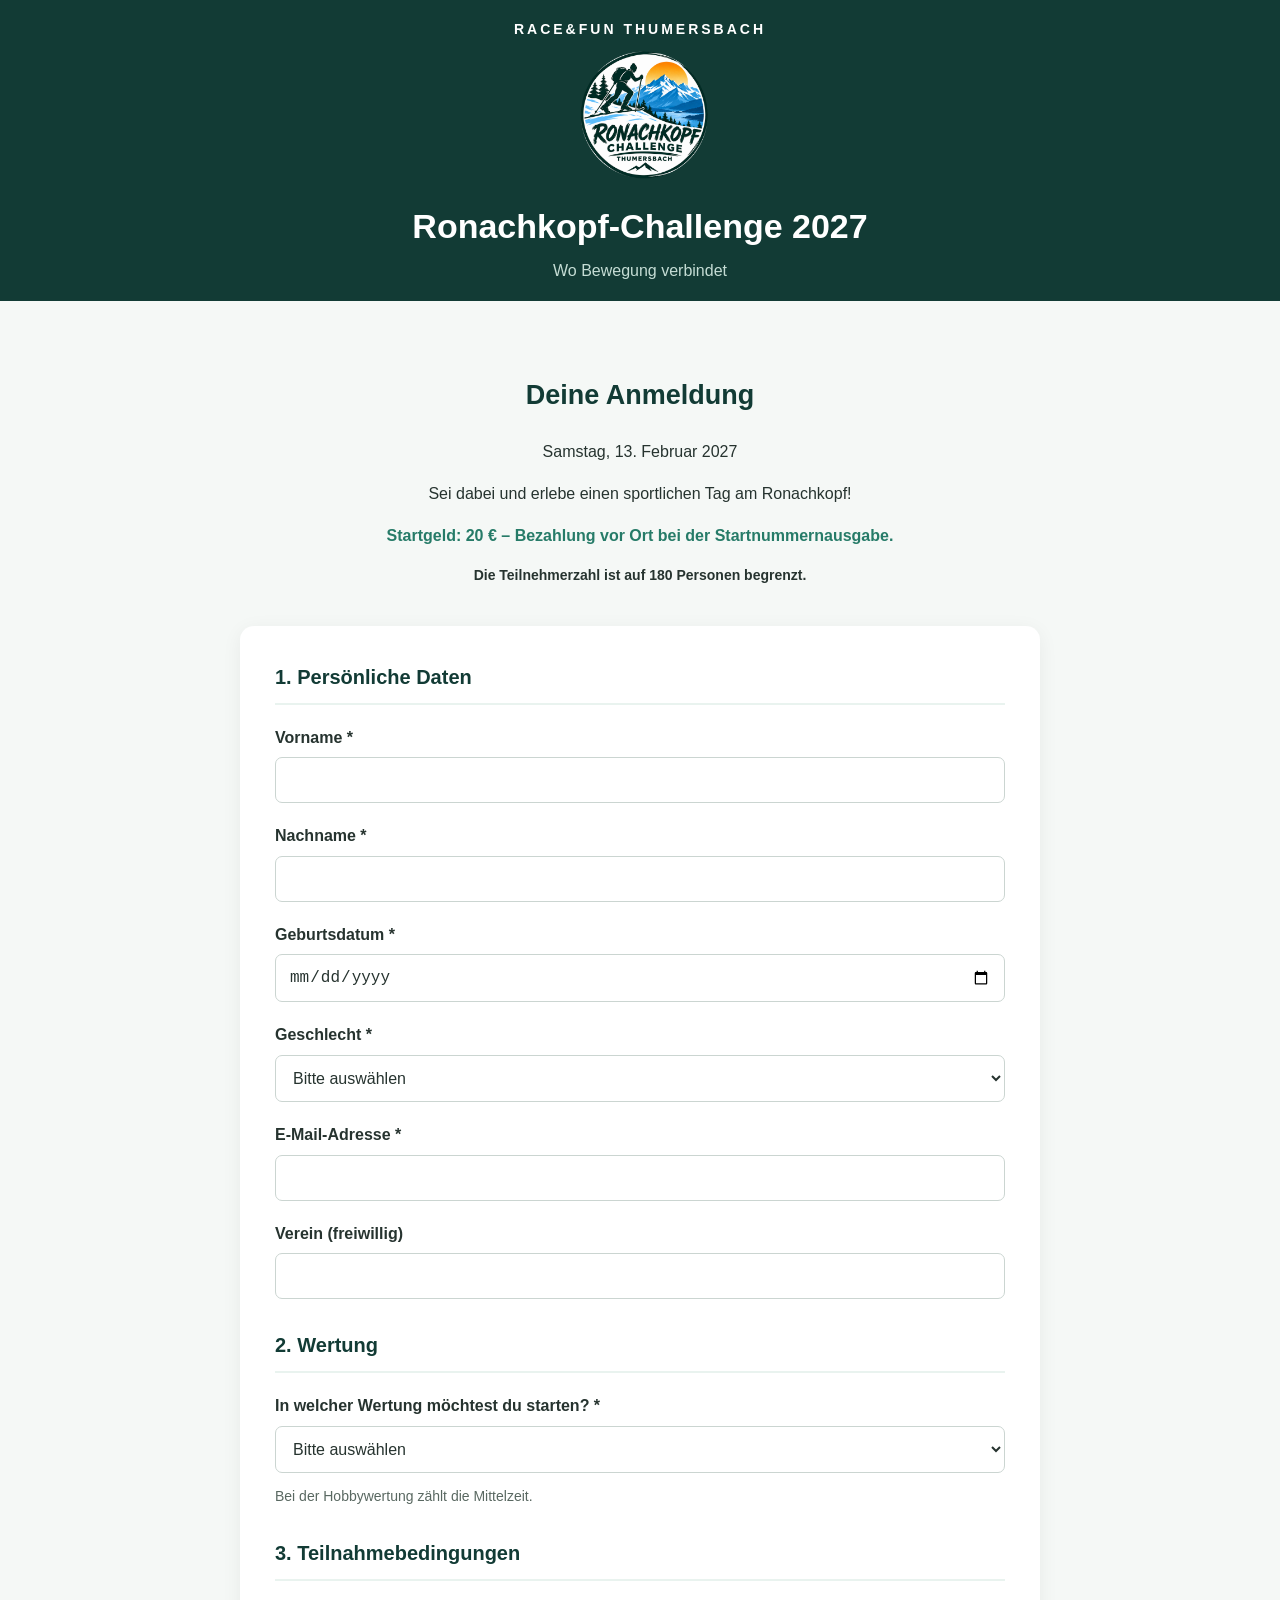
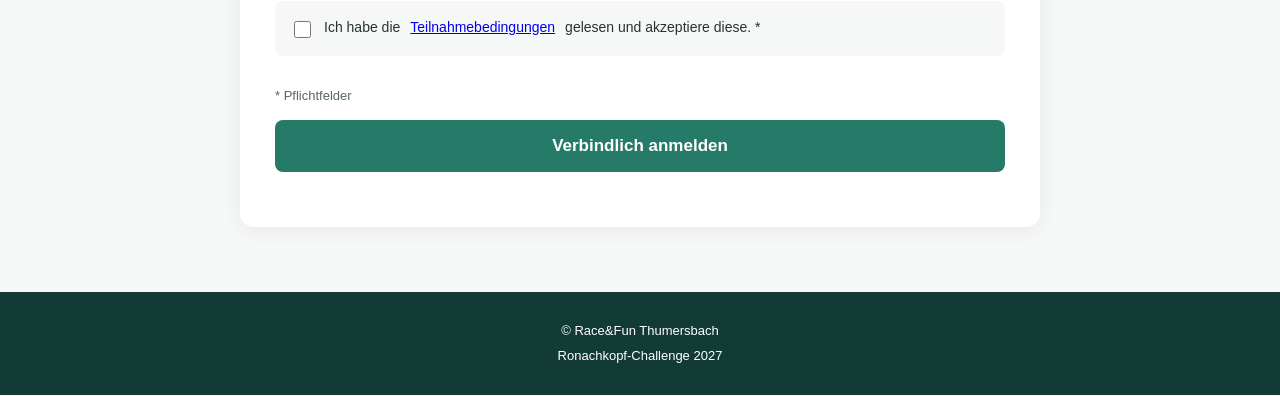
<file: anmeldung/index.html>
<!DOCTYPE html>
<html lang="de">

<head>
    <meta charset="UTF-8">
    <meta name="viewport" content="width=device-width, initial-scale=1.0">

    <title>Anmeldung – Ronachkopf-Challenge 2027</title>

    <!-- Gestaltung der Anmeldeseite -->
    <link rel="stylesheet" href="style.css">
</head>

<body>

    <!-- Kopfbereich mit Vereinsname und Veranstaltung -->
    <header class="seitenkopf">
        <div class="container">
            <p class="vereinsname">RACE&FUN THUMERSBACH</p>
            <div class="veranstaltungslogo" role="img" aria-label="Ronachkopf Challenge Logo"></div>
            <h1>Ronachkopf-Challenge 2027</h1>
            <p class="untertitel">Wo Bewegung verbindet</p>
        </div>
    </header>


    <!-- Hauptbereich der Anmeldung -->
    <main class="container">

        <!-- Veranstaltungsinformationen -->
        <section class="info-bereich">
            <h2>Deine Anmeldung</h2>

            <p>
                Samstag, 13. Februar 2027
            </p>

            <p>
                Sei dabei und erlebe einen sportlichen Tag
                am Ronachkopf!
            </p>

            <p class="startgeld-hinweis">
                Startgeld: 20 € – Bezahlung vor Ort bei der Startnummernausgabe.
            </p>

            <p id="plaetze-hinweis" class="plaetze-hinweis">
                Die Teilnehmerzahl ist auf 180 Personen begrenzt.
            </p>
        </section>


        <!-- Das eigentliche Anmeldeformular -->
        <section class="formular-bereich">

            <form id="anmeldeformular">

                <!-- Persönliche Daten -->
                <h3>1. Persönliche Daten</h3>

                <div class="formulargruppe">
                    <label for="vorname">Vorname *</label>
                    <input type="text" id="vorname" name="vorname" required>
                </div>

                <div class="formulargruppe">
                    <label for="nachname">Nachname *</label>
                    <input type="text" id="nachname" name="nachname" required>
                </div>

                <div class="formulargruppe">
                    <label for="geburtsdatum">Geburtsdatum *</label>
                    <input type="date" id="geburtsdatum" name="geburtsdatum" required>
                </div>

                <div class="formulargruppe">
                    <label for="geschlecht">Geschlecht *</label>
                    <select id="geschlecht" name="geschlecht" required>
                        <option value="">Bitte auswählen</option>
                        <option value="Damen">Damen</option>
                        <option value="Herren">Herren</option>
                    </select>
                </div>

                <div class="formulargruppe">
                    <label for="email">E-Mail-Adresse *</label>
                    <input type="email" id="email" name="email" required>
                </div>

                <div class="formulargruppe">
                    <label for="verein">Verein (freiwillig)</label>
                    <input type="text" id="verein" name="verein">
                </div>


                <!-- Auswahl der Wertung -->
                <h3>2. Wertung</h3>

                <div class="formulargruppe">
                    <label for="wertung">In welcher Wertung möchtest du starten? *</label>

                    <select id="wertung" name="wertung" required>
                        <option value="">Bitte auswählen</option>
                        <option value="Sportwertung">Sportwertung</option>
                        <option value="Hobbywertung">Hobbywertung</option>
                    </select>
                </div>

                <p class="kleiner-hinweis">
                    Bei der Hobbywertung zählt die Mittelzeit.
                </p>


<!-- Teilnahmebedingungen -->
<h3>3. Teilnahmebedingungen</h3>

<div class="checkboxgruppe">
    <label>
        <input type="checkbox" id="teilnahmebedingungen" required>
        Ich habe die
        <a href="teilnahmebedingungen.html" target="_blank">
            Teilnahmebedingungen
        </a>
        gelesen und akzeptiere diese. *
    </label>
</div>


<!-- Zustimmung für minderjährige Teilnehmer -->
<div id="elternbereich" class="elternbereich" hidden>

    <h4>Zustimmung eines Erziehungsberechtigten</h4>

    <p>
        Teilnehmer unter 18 Jahren benötigen die Zustimmung
        eines Erziehungsberechtigten.
    </p>

    <div class="checkboxgruppe">
        <label>
            <input type="checkbox" id="erziehungsberechtigte">
            Ich bin Erziehungsberechtigter und stimme der Teilnahme zu. *
        </label>
    </div>

</div>


                <!-- Absenden -->
                <div class="absenden-bereich">

                    <p class="pflichtfeld-hinweis">
                        * Pflichtfelder
                    </p>

                    <button type="submit" id="anmeldebutton">
                        Verbindlich anmelden
                    </button>

                    <p id="rueckmeldung" role="status"></p>

                </div>

            </form>

        </section>

    </main>


    <!-- Fußbereich -->
    <footer class="seitenfuss">
        <p>© Race&Fun Thumersbach</p>
        <p>Ronachkopf-Challenge 2027</p>
    </footer>


    <!-- Funktionen der Anmeldung -->
    <script src="script.js"></script>

</body>
</html>
</file>
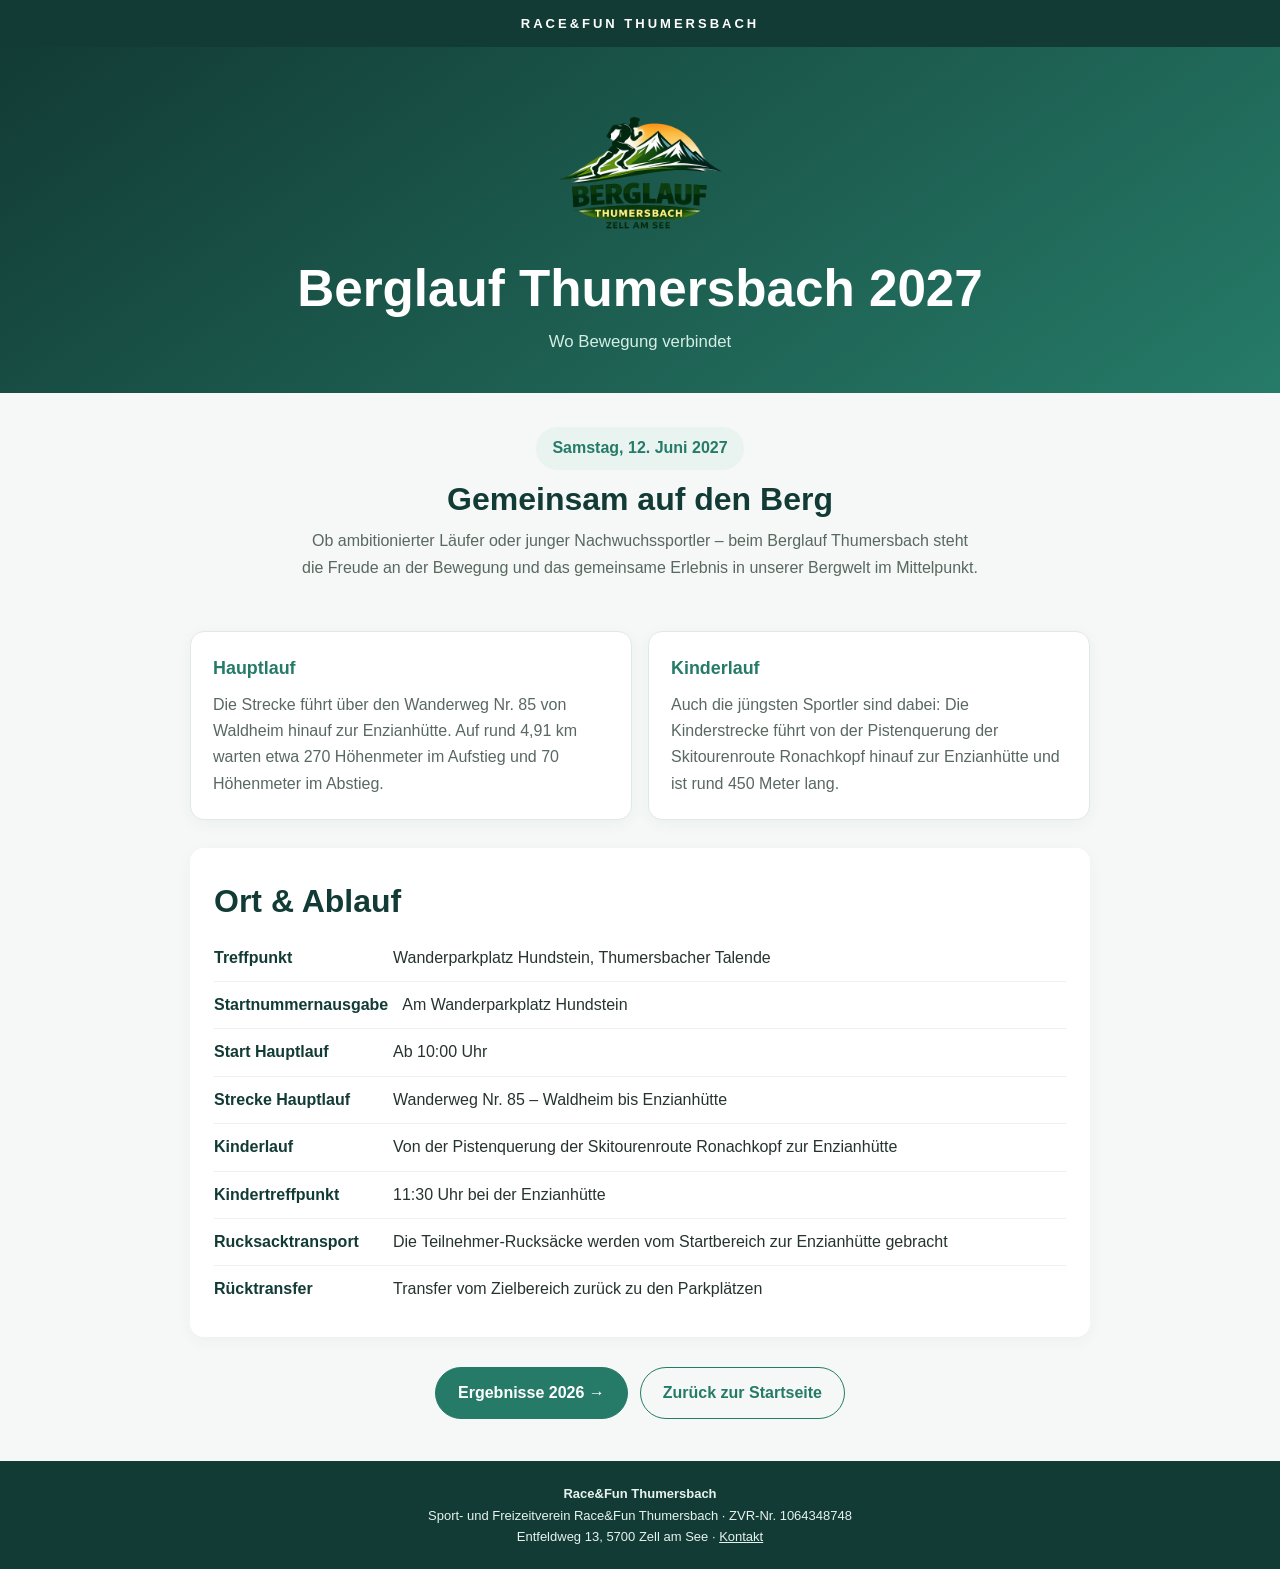
<file: berglauf/index.html>
<!DOCTYPE html>
<html lang="de">
<head>
  <meta charset="UTF-8">
  <meta name="viewport" content="width=device-width, initial-scale=1">
  <meta name="theme-color" content="#123b35">
  <meta name="description" content="Alle Informationen zum Berglauf Thumersbach am 12. Juni 2027.">
  <title>Berglauf Thumersbach 2027 – Race&Fun</title>
  <style>
    :root {
      --dark: #123b35;
      --green: #267b68;
      --mint: #75d3b8;
      --pale: #e9f3ef;
      --bg: #f5f8f6;
      --text: #26332f;
      --muted: #596861;
      --white: #fff;
    }
    * { box-sizing: border-box; }
    body {
      margin: 0;
      font-family: Arial, Helvetica, sans-serif;
      color: var(--text);
      background: var(--bg);
      line-height: 1.65;
    }
    a { color: inherit; }
    .topbar {
      padding: 13px 20px;
      background: var(--dark);
      color: var(--white);
      text-align: center;
      font-size: 13px;
      font-weight: 800;
      letter-spacing: 3px;
    }
    .hero {
      padding: 28px 20px 38px;
      background: linear-gradient(145deg, #123b35, #267b68);
      color: var(--white);
      text-align: center;
    }
    .logo {
      display: block;
      width: min(100%, 430px);
      height: 235px;
      margin: -8px auto -42px;
      background: url("../images/berglauf-2027.png") center / auto 300px no-repeat;
    }
    .hero h1 {
      margin: 0;
      font-size: clamp(2rem, 6vw, 3.2rem);
      line-height: 1.12;
    }
    .hero p {
      margin: 10px 0 0;
      color: #d5eee5;
      font-size: 1.05rem;
    }
    .wrap {
      width: min(900px, calc(100% - 32px));
      margin: 0 auto;
    }
    .intro {
      padding: 34px 0 20px;
      text-align: center;
    }
    .date {
      display: inline-block;
      padding: 8px 16px;
      border-radius: 30px;
      background: var(--pale);
      color: var(--green);
      font-weight: 800;
    }
    h2 {
      margin: 10px 0 8px;
      color: var(--dark);
      font-size: clamp(1.5rem, 4vw, 2rem);
      line-height: 1.2;
    }
    .intro p { max-width: 680px; margin: 10px auto; color: var(--muted); }
    .cards {
      display: grid;
      grid-template-columns: repeat(2, minmax(0, 1fr));
      gap: 16px;
      margin: 20px 0 28px;
    }
    .card {
      padding: 22px;
      border: 1px solid #e0eae5;
      border-radius: 14px;
      background: var(--white);
      box-shadow: 0 4px 15px #173d4d0b;
    }
    .card h3 { margin: 0 0 8px; color: var(--green); font-size: 1.12rem; }
    .card p { margin: 0; color: var(--muted); }
    .schedule {
      margin: 0 0 30px;
      padding: 24px;
      border-radius: 14px;
      background: var(--white);
      box-shadow: 0 4px 15px #173d4d0b;
    }
    .schedule ul { margin: 14px 0 0; padding: 0; list-style: none; }
    .schedule li {
      display: flex;
      gap: 14px;
      padding: 10px 0;
      border-bottom: 1px solid #edf2ef;
    }
    .schedule li:last-child { border-bottom: 0; }
    .schedule strong { min-width: 165px; color: var(--dark); }
    .actions {
      display: flex;
      justify-content: center;
      flex-wrap: wrap;
      gap: 12px;
      padding: 0 0 42px;
    }
    .button {
      display: inline-flex;
      justify-content: center;
      padding: 12px 22px;
      border: 1px solid var(--green);
      border-radius: 30px;
      background: var(--green);
      color: var(--white);
      font-weight: 800;
      text-decoration: none;
    }
    .button.secondary { background: transparent; color: var(--green); }
    footer {
      padding: 22px 16px;
      background: var(--dark);
      color: #e7f2ef;
      text-align: center;
      font-size: 13px;
    }
    footer a { color: #e7f2ef; }
    @media (max-width: 620px) {
      .cards { grid-template-columns: 1fr; }
      .logo { height: 165px; background-size: auto 240px; margin-bottom: -20px; }
      .schedule { padding: 18px; }
      .schedule li { display: block; }
      .schedule strong { display: block; min-width: 0; }
    }
  </style>
</head>
<body>
  <div class="topbar">RACE&FUN THUMERSBACH</div>
  <header class="hero">
    <div class="logo" role="img" aria-label="Berglauf Thumersbach 2027 Logo"></div>
    <h1>Berglauf Thumersbach 2027</h1>
    <p>Wo Bewegung verbindet</p>
  </header>

  <main class="wrap">
    <section class="intro">
      <span class="date">Samstag, 12. Juni 2027</span>
      <h2>Gemeinsam auf den Berg</h2>
      <p>Ob ambitionierter Läufer oder junger Nachwuchssportler – beim Berglauf Thumersbach steht die Freude an der Bewegung und das gemeinsame Erlebnis in unserer Bergwelt im Mittelpunkt.</p>
    </section>

    <section class="cards" aria-label="Die Bewerbe">
      <article class="card">
        <h3>Hauptlauf</h3>
        <p>Die Strecke führt über den Wanderweg Nr. 85 von Waldheim hinauf zur Enzianhütte. Auf rund 4,91 km warten etwa 270 Höhenmeter im Aufstieg und 70 Höhenmeter im Abstieg.</p>
      </article>
      <article class="card">
        <h3>Kinderlauf</h3>
        <p>Auch die jüngsten Sportler sind dabei: Die Kinderstrecke führt von der Pistenquerung der Skitourenroute Ronachkopf hinauf zur Enzianhütte und ist rund 450 Meter lang.</p>
      </article>
    </section>

    <section class="schedule">
      <h2>Ort &amp; Ablauf</h2>
      <ul>
        <li><strong>Treffpunkt</strong><span>Wanderparkplatz Hundstein, Thumersbacher Talende</span></li>
        <li><strong>Startnummernausgabe</strong><span>Am Wanderparkplatz Hundstein</span></li>
        <li><strong>Start Hauptlauf</strong><span>Ab 10:00 Uhr</span></li>
        <li><strong>Strecke Hauptlauf</strong><span>Wanderweg Nr. 85 – Waldheim bis Enzianhütte</span></li>
        <li><strong>Kinderlauf</strong><span>Von der Pistenquerung der Skitourenroute Ronachkopf zur Enzianhütte</span></li>
        <li><strong>Kindertreffpunkt</strong><span>11:30 Uhr bei der Enzianhütte</span></li>
        <li><strong>Rucksacktransport</strong><span>Die Teilnehmer-Rucksäcke werden vom Startbereich zur Enzianhütte gebracht</span></li>
        <li><strong>Rücktransfer</strong><span>Transfer vom Zielbereich zurück zu den Parkplätzen</span></li>
      </ul>
    </section>

    <div class="actions">
      <a class="button" href="https://my.raceresult.com/382180/results#0_DA705A" target="_blank" rel="noopener">Ergebnisse 2026 →</a>
      <a class="button secondary" href="/">Zurück zur Startseite</a>
    </div>
  </main>

  <footer>
    <strong>Race&amp;Fun Thumersbach</strong><br>
    Sport- und Freizeitverein Race&amp;Fun Thumersbach · ZVR-Nr. 1064348748<br>
    Entfeldweg 13, 5700 Zell am See · <a href="mailto:info@race-fun.com">Kontakt</a>
  </footer>
</body>
</html>
</file>
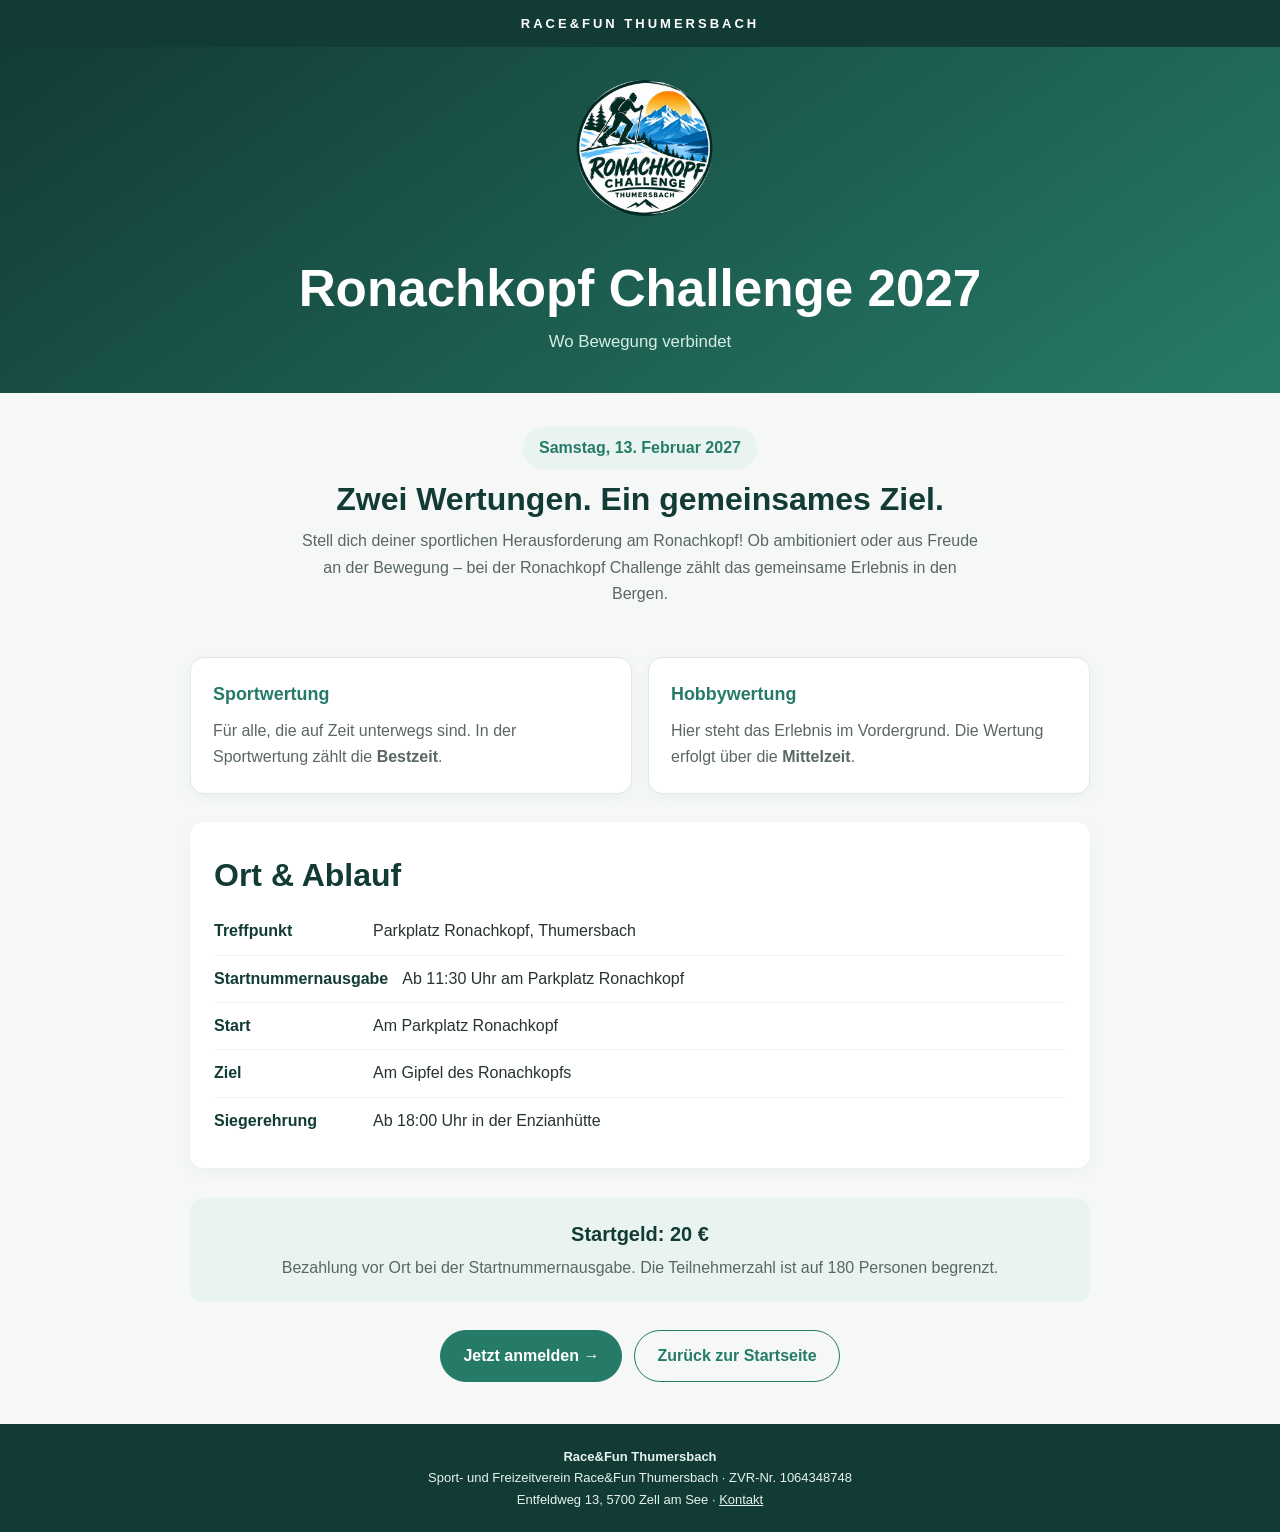
<file: ronachkopf-challenge/index.html>
<!DOCTYPE html>
<html lang="de">
<head>
  <meta charset="UTF-8">
  <meta name="viewport" content="width=device-width, initial-scale=1">
  <meta name="theme-color" content="#123b35">
  <meta name="description" content="Alle Informationen zur Ronachkopf Challenge 2027 von Race&Fun Thumersbach.">
  <title>Ronachkopf Challenge 2027 – Race&Fun Thumersbach</title>
  <style>
    :root {
      --dark: #123b35;
      --green: #267b68;
      --mint: #75d3b8;
      --pale: #e9f3ef;
      --bg: #f5f8f6;
      --text: #26332f;
      --muted: #596861;
      --white: #fff;
    }
    * { box-sizing: border-box; }
    body {
      margin: 0;
      font-family: Arial, Helvetica, sans-serif;
      color: var(--text);
      background: var(--bg);
      line-height: 1.65;
    }
    a { color: inherit; }
    .topbar {
      padding: 13px 20px;
      background: var(--dark);
      color: var(--white);
      text-align: center;
      font-size: 13px;
      font-weight: 800;
      letter-spacing: 3px;
    }
    .hero {
      padding: 28px 20px 38px;
      background: linear-gradient(145deg, #123b35, #267b68);
      color: var(--white);
      text-align: center;
    }
    .logo {
      display: block;
      width: min(100%, 430px);
      height: 235px;
      margin: -8px auto -42px;
      background: url("../images/Ronachkopf.png") center / auto 300px no-repeat;
    }
    .hero h1 {
      margin: 0;
      font-size: clamp(2rem, 6vw, 3.2rem);
      line-height: 1.12;
    }
    .hero p {
      margin: 10px 0 0;
      color: #d5eee5;
      font-size: 1.05rem;
    }
    .wrap {
      width: min(900px, calc(100% - 32px));
      margin: 0 auto;
    }
    .intro {
      padding: 34px 0 20px;
      text-align: center;
    }
    .date {
      display: inline-block;
      padding: 8px 16px;
      border-radius: 30px;
      background: var(--pale);
      color: var(--green);
      font-weight: 800;
    }
    h2 {
      margin: 10px 0 8px;
      color: var(--dark);
      font-size: clamp(1.5rem, 4vw, 2rem);
      line-height: 1.2;
    }
    .intro p { max-width: 680px; margin: 10px auto; color: var(--muted); }
    .cards {
      display: grid;
      grid-template-columns: repeat(2, minmax(0, 1fr));
      gap: 16px;
      margin: 20px 0 28px;
    }
    .card {
      padding: 22px;
      border: 1px solid #e0eae5;
      border-radius: 14px;
      background: var(--white);
      box-shadow: 0 4px 15px #173d4d0b;
    }
    .card h3 { margin: 0 0 8px; color: var(--green); font-size: 1.12rem; }
    .card p { margin: 0; color: var(--muted); }
    .schedule {
      margin: 0 0 30px;
      padding: 24px;
      border-radius: 14px;
      background: var(--white);
      box-shadow: 0 4px 15px #173d4d0b;
    }
    .schedule ul { margin: 14px 0 0; padding: 0; list-style: none; }
    .schedule li {
      display: flex;
      gap: 14px;
      padding: 10px 0;
      border-bottom: 1px solid #edf2ef;
    }
    .schedule li:last-child { border-bottom: 0; }
    .schedule strong { min-width: 145px; color: var(--dark); }
    .fee {
      margin: 0 0 28px;
      padding: 20px;
      border-radius: 14px;
      background: var(--pale);
      text-align: center;
    }
    .fee strong { color: var(--dark); font-size: 1.25rem; }
    .fee p { margin: 4px 0 0; color: var(--muted); }
    .actions {
      display: flex;
      justify-content: center;
      flex-wrap: wrap;
      gap: 12px;
      padding: 0 0 42px;
    }
    .button {
      display: inline-flex;
      justify-content: center;
      padding: 12px 22px;
      border: 1px solid var(--green);
      border-radius: 30px;
      background: var(--green);
      color: var(--white);
      font-weight: 800;
      text-decoration: none;
    }
    .button.secondary { background: transparent; color: var(--green); }
    footer {
      padding: 22px 16px;
      background: var(--dark);
      color: #e7f2ef;
      text-align: center;
      font-size: 13px;
    }
    footer a { color: #e7f2ef; }
    @media (max-width: 620px) {
      .cards { grid-template-columns: 1fr; }
      .logo { height: 205px; background-size: auto 260px; margin-bottom: -34px; }
      .schedule { padding: 18px; }
      .schedule li { display: block; }
      .schedule strong { display: block; min-width: 0; }
    }
  </style>
</head>
<body>
  <div class="topbar">RACE&FUN THUMERSBACH</div>
  <header class="hero">
    <div class="logo" role="img" aria-label="Ronachkopf Challenge Logo"></div>
    <h1>Ronachkopf Challenge 2027</h1>
    <p>Wo Bewegung verbindet</p>
  </header>

  <main class="wrap">
    <section class="intro">
      <span class="date">Samstag, 13. Februar 2027</span>
      <h2>Zwei Wertungen. Ein gemeinsames Ziel.</h2>
      <p>Stell dich deiner sportlichen Herausforderung am Ronachkopf! Ob ambitioniert oder aus Freude an der Bewegung – bei der Ronachkopf Challenge zählt das gemeinsame Erlebnis in den Bergen.</p>
    </section>

    <section class="cards" aria-label="Veranstaltungsinformationen">
      <article class="card">
        <h3>Sportwertung</h3>
        <p>Für alle, die auf Zeit unterwegs sind. In der Sportwertung zählt die <strong>Bestzeit</strong>.</p>
      </article>
      <article class="card">
        <h3>Hobbywertung</h3>
        <p>Hier steht das Erlebnis im Vordergrund. Die Wertung erfolgt über die <strong>Mittelzeit</strong>.</p>
      </article>
    </section>

    <section class="schedule">
      <h2>Ort &amp; Ablauf</h2>
      <ul>
        <li><strong>Treffpunkt</strong><span>Parkplatz Ronachkopf, Thumersbach</span></li>
        <li><strong>Startnummernausgabe</strong><span>Ab 11:30 Uhr am Parkplatz Ronachkopf</span></li>
        <li><strong>Start</strong><span>Am Parkplatz Ronachkopf</span></li>
        <li><strong>Ziel</strong><span>Am Gipfel des Ronachkopfs</span></li>
        <li><strong>Siegerehrung</strong><span>Ab 18:00 Uhr in der Enzianhütte</span></li>
      </ul>
    </section>

    <section class="fee">
      <strong>Startgeld: 20 €</strong>
      <p>Bezahlung vor Ort bei der Startnummernausgabe. Die Teilnehmerzahl ist auf 180 Personen begrenzt.</p>
    </section>

    <div class="actions">
      <a class="button" href="/anmeldung/">Jetzt anmelden →</a>
      <a class="button secondary" href="/">Zurück zur Startseite</a>
    </div>
  </main>

  <footer>
    <strong>Race&amp;Fun Thumersbach</strong><br>
    Sport- und Freizeitverein Race&amp;Fun Thumersbach · ZVR-Nr. 1064348748<br>
    Entfeldweg 13, 5700 Zell am See · <a href="mailto:info@race-fun.com">Kontakt</a>
  </footer>
</body>
</html>
</file>
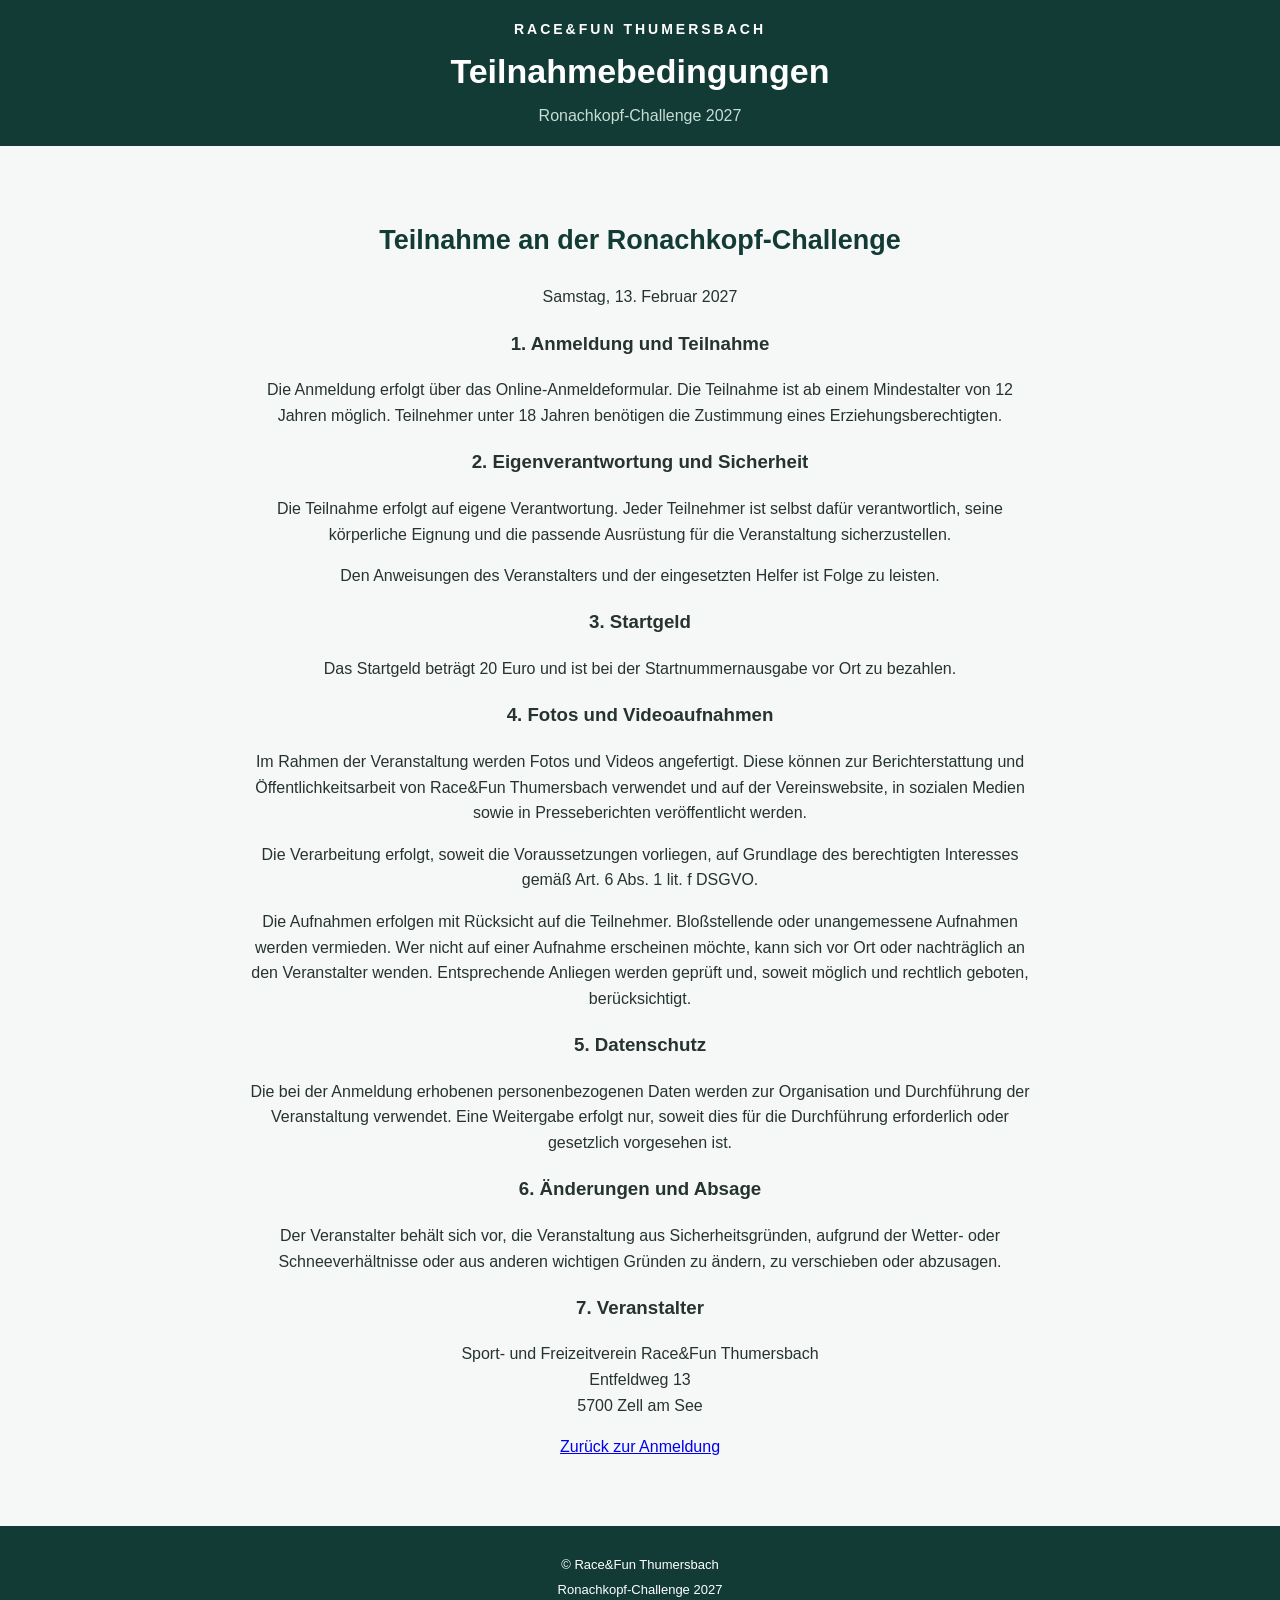
<file: anmeldung/teilnahmebedingungen.html>
<!DOCTYPE html>
<html lang="de">

<head>
    <meta charset="UTF-8">
    <meta name="viewport" content="width=device-width, initial-scale=1.0">

    <title>Teilnahmebedingungen – Ronachkopf-Challenge 2027</title>

    <link rel="stylesheet" href="style.css">
</head>

<body>

    <header class="seitenkopf">
        <div class="container">
            <p class="vereinsname">RACE&FUN THUMERSBACH</p>
            <h1>Teilnahmebedingungen</h1>
            <p class="untertitel">Ronachkopf-Challenge 2027</p>
        </div>
    </header>

    <main class="container">

        <section class="info-bereich">

            <h2>Teilnahme an der Ronachkopf-Challenge</h2>

            <p>
                Samstag, 13. Februar 2027
            </p>

            <h3>1. Anmeldung und Teilnahme</h3>

            <p>
                Die Anmeldung erfolgt über das Online-Anmeldeformular.
                Die Teilnahme ist ab einem Mindestalter von 12 Jahren möglich.
                Teilnehmer unter 18 Jahren benötigen die Zustimmung
                eines Erziehungsberechtigten.
            </p>

            <h3>2. Eigenverantwortung und Sicherheit</h3>

            <p>
                Die Teilnahme erfolgt auf eigene Verantwortung.
                Jeder Teilnehmer ist selbst dafür verantwortlich,
                seine körperliche Eignung und die passende Ausrüstung
                für die Veranstaltung sicherzustellen.
            </p>

            <p>
                Den Anweisungen des Veranstalters und der eingesetzten
                Helfer ist Folge zu leisten.
            </p>

            <h3>3. Startgeld</h3>

            <p>
                Das Startgeld beträgt 20 Euro und ist bei der
                Startnummernausgabe vor Ort zu bezahlen.
            </p>

            <h3>4. Fotos und Videoaufnahmen</h3>

            <p>
                Im Rahmen der Veranstaltung werden Fotos und Videos
                angefertigt. Diese können zur Berichterstattung und
                Öffentlichkeitsarbeit von Race&Fun Thumersbach verwendet
                und auf der Vereinswebsite, in sozialen Medien sowie
                in Presseberichten veröffentlicht werden.
            </p>

            <p>
                Die Verarbeitung erfolgt, soweit die Voraussetzungen
                vorliegen, auf Grundlage des berechtigten Interesses
                gemäß Art. 6 Abs. 1 lit. f DSGVO.
            </p>

            <p>
                Die Aufnahmen erfolgen mit Rücksicht auf die Teilnehmer.
                Bloßstellende oder unangemessene Aufnahmen werden vermieden.
                Wer nicht auf einer Aufnahme erscheinen möchte, kann
                sich vor Ort oder nachträglich an den Veranstalter wenden.
                Entsprechende Anliegen werden geprüft und, soweit möglich
                und rechtlich geboten, berücksichtigt.
            </p>

            <h3>5. Datenschutz</h3>

            <p>
                Die bei der Anmeldung erhobenen personenbezogenen Daten
                werden zur Organisation und Durchführung der Veranstaltung
                verwendet. Eine Weitergabe erfolgt nur, soweit dies für
                die Durchführung erforderlich oder gesetzlich vorgesehen ist.
            </p>

            <h3>6. Änderungen und Absage</h3>

            <p>
                Der Veranstalter behält sich vor, die Veranstaltung aus
                Sicherheitsgründen, aufgrund der Wetter- oder
                Schneeverhältnisse oder aus anderen wichtigen Gründen
                zu ändern, zu verschieben oder abzusagen.
            </p>

            <h3>7. Veranstalter</h3>

            <p>
                Sport- und Freizeitverein Race&Fun Thumersbach<br>
                Entfeldweg 13<br>
                5700 Zell am See
            </p>

            <p>
                <a href="index.html">Zurück zur Anmeldung</a>
            </p>

        </section>

    </main>

    <footer class="seitenfuss">
        <p>© Race&Fun Thumersbach</p>
        <p>Ronachkopf-Challenge 2027</p>
    </footer>

</body>
</html>
</file>
<file: anmeldung/style.css>
/* =========================================
   RACE&FUN THUMERSBACH
   ANMELDESEITE – RONACHKOPF-CHALLENGE 2027
   ========================================= */


/* 1. FARBEN – HIER KANNST DU SPÄTER ÄNDERN */

:root {
    --farbe-dunkel: #123b35;
    --farbe-gruen: #267b68;
    --farbe-hell: #e9f3ef;
    --farbe-hintergrund: #f5f8f6;
    --farbe-text: #26332f;
    --farbe-weiss: #ffffff;
    --farbe-rot: #b42318;
}


/* 2. GRUNDEINSTELLUNGEN */

* {
    box-sizing: border-box;
}

body {
    margin: 0;
    font-family: Arial, Helvetica, sans-serif;
    background: var(--farbe-hintergrund);
    color: var(--farbe-text);
    line-height: 1.6;
}


/* 3. ALLGEMEINE SEITENBREITE */

.container {
    width: 100%;
    max-width: 850px;
    margin: 0 auto;
    padding: 25px;
}


/* 4. KOPFBEREICH */

.seitenkopf {
    background: var(--farbe-dunkel);
    color: var(--farbe-weiss);
    text-align: center;
    padding: 18px 15px;
}

.seitenkopf .container {
    padding: 0;
}

.veranstaltungslogo {
    display: block;
    width: 100%;
    height: 220px;
    background-image: url("../images/Ronachkopf.png");
    background-repeat: no-repeat;
    background-size: auto 280px;
    background-position: center;
    margin: -5px auto -60px;
}

.vereinsname {
    font-size: 14px;
    letter-spacing: 3px;
    font-weight: bold;
    margin: 0 0 4px;
}

.seitenkopf h1 {
    font-size: 34px;
    margin: 0 0 4px;
}

.untertitel {
    color: #c5ddd5;
    font-size: 16px;
    margin: 2px 0 0;
}


/* 5. VERANSTALTUNGSINFORMATIONEN */

.info-bereich {
    text-align: center;
    padding: 25px 10px;
}

.info-bereich h2 {
    color: var(--farbe-dunkel);
    font-size: 27px;
}

.startgeld-hinweis {
    font-weight: bold;
    color: var(--farbe-gruen);
}

.plaetze-hinweis {
    font-size: 14px;
    font-weight: bold;
}


/* 6. FORMULAR-KARTE */

.formular-bereich {
    background: var(--farbe-weiss);
    padding: 35px;
    border-radius: 14px;
    box-shadow: 0 4px 20px rgba(0, 0, 0, 0.06);
    margin-bottom: 40px;
}

.formular-bereich h3 {
    color: var(--farbe-dunkel);
    font-size: 20px;
    margin-top: 30px;
    margin-bottom: 20px;
    padding-bottom: 10px;
    border-bottom: 2px solid var(--farbe-hell);
}

.formular-bereich h3:first-child {
    margin-top: 0;
}


/* 7. EINGABEFELDER */

.formulargruppe {
    margin-bottom: 20px;
}

.formulargruppe label {
    display: block;
    font-weight: bold;
    margin-bottom: 7px;
}

.formulargruppe input,
.formulargruppe select {
    width: 100%;
    padding: 13px;
    border: 1px solid #cbd5d1;
    border-radius: 7px;
    font-size: 16px;
    background: var(--farbe-weiss);
    color: var(--farbe-text);
}

.formulargruppe input:focus,
.formulargruppe select:focus {
    outline: 2px solid var(--farbe-gruen);
    border-color: var(--farbe-gruen);
}


/* 8. HINWEISTEXTE */

.kleiner-hinweis {
    font-size: 14px;
    color: #596861;
    margin-top: -8px;
}


/* 9. CHECKBOXEN UND EINWILLIGUNGEN */

.checkboxgruppe {
    margin: 18px 0;
    padding: 15px;
    background: var(--farbe-hintergrund);
    border-radius: 8px;
}

.checkboxgruppe label {
    display: flex;
    align-items: flex-start;
    gap: 10px;
    font-size: 14px;
    cursor: pointer;
    flex-wrap: wrap;
}

.checkboxgruppe label input {
    flex: 0 0 17px;
}

.checkboxgruppe label a {
    display: inline;
}

.checkboxgruppe input {
    margin-top: 5px;
    flex-shrink: 0;
    width: 17px;
    height: 17px;
    accent-color: var(--farbe-gruen);
}

.elternbereich {
    margin-top: 25px;
    padding: 20px;
    border: 1px solid var(--farbe-gruen);
    border-radius: 8px;
    background: var(--farbe-hell);
}

.elternbereich h4 {
    color: var(--farbe-dunkel);
    margin-top: 0;
}


/* 10. ABSENDEN-BEREICH */

.absenden-bereich {
    margin-top: 30px;
}

.pflichtfeld-hinweis {
    font-size: 13px;
    color: #596861;
}

button {
    width: 100%;
    padding: 16px;
    background: var(--farbe-gruen);
    color: var(--farbe-weiss);
    border: none;
    border-radius: 8px;
    font-size: 17px;
    font-weight: bold;
    cursor: pointer;
    transition: background 0.2s;
}

button:hover {
    background: var(--farbe-dunkel);
}

button:disabled {
    opacity: 0.6;
    cursor: not-allowed;
}


/* 11. RÜCKMELDUNGEN */

#rueckmeldung {
    margin-top: 20px;
    font-weight: bold;
}

#rueckmeldung.erfolg {
    color: var(--farbe-gruen);
}

#rueckmeldung.fehler {
    color: var(--farbe-rot);
}


/* 12. FUSSBEREICH */

.seitenfuss {
    background: var(--farbe-dunkel);
    color: var(--farbe-weiss);
    text-align: center;
    padding: 25px 15px;
    font-size: 13px;
}

.seitenfuss p {
    margin: 4px;
}


/* 13. DARSTELLUNG AUF HANDYS */

@media (max-width: 600px) {

    .seitenkopf {
        padding: 16px 15px;
    }

    .seitenkopf h1 {
        font-size: 26px;
    }

    .container {
        padding: 15px;
    }

    .formular-bereich {
        padding: 22px 18px;
    }

    .info-bereich h2 {
        font-size: 23px;
    }
}
</file>
